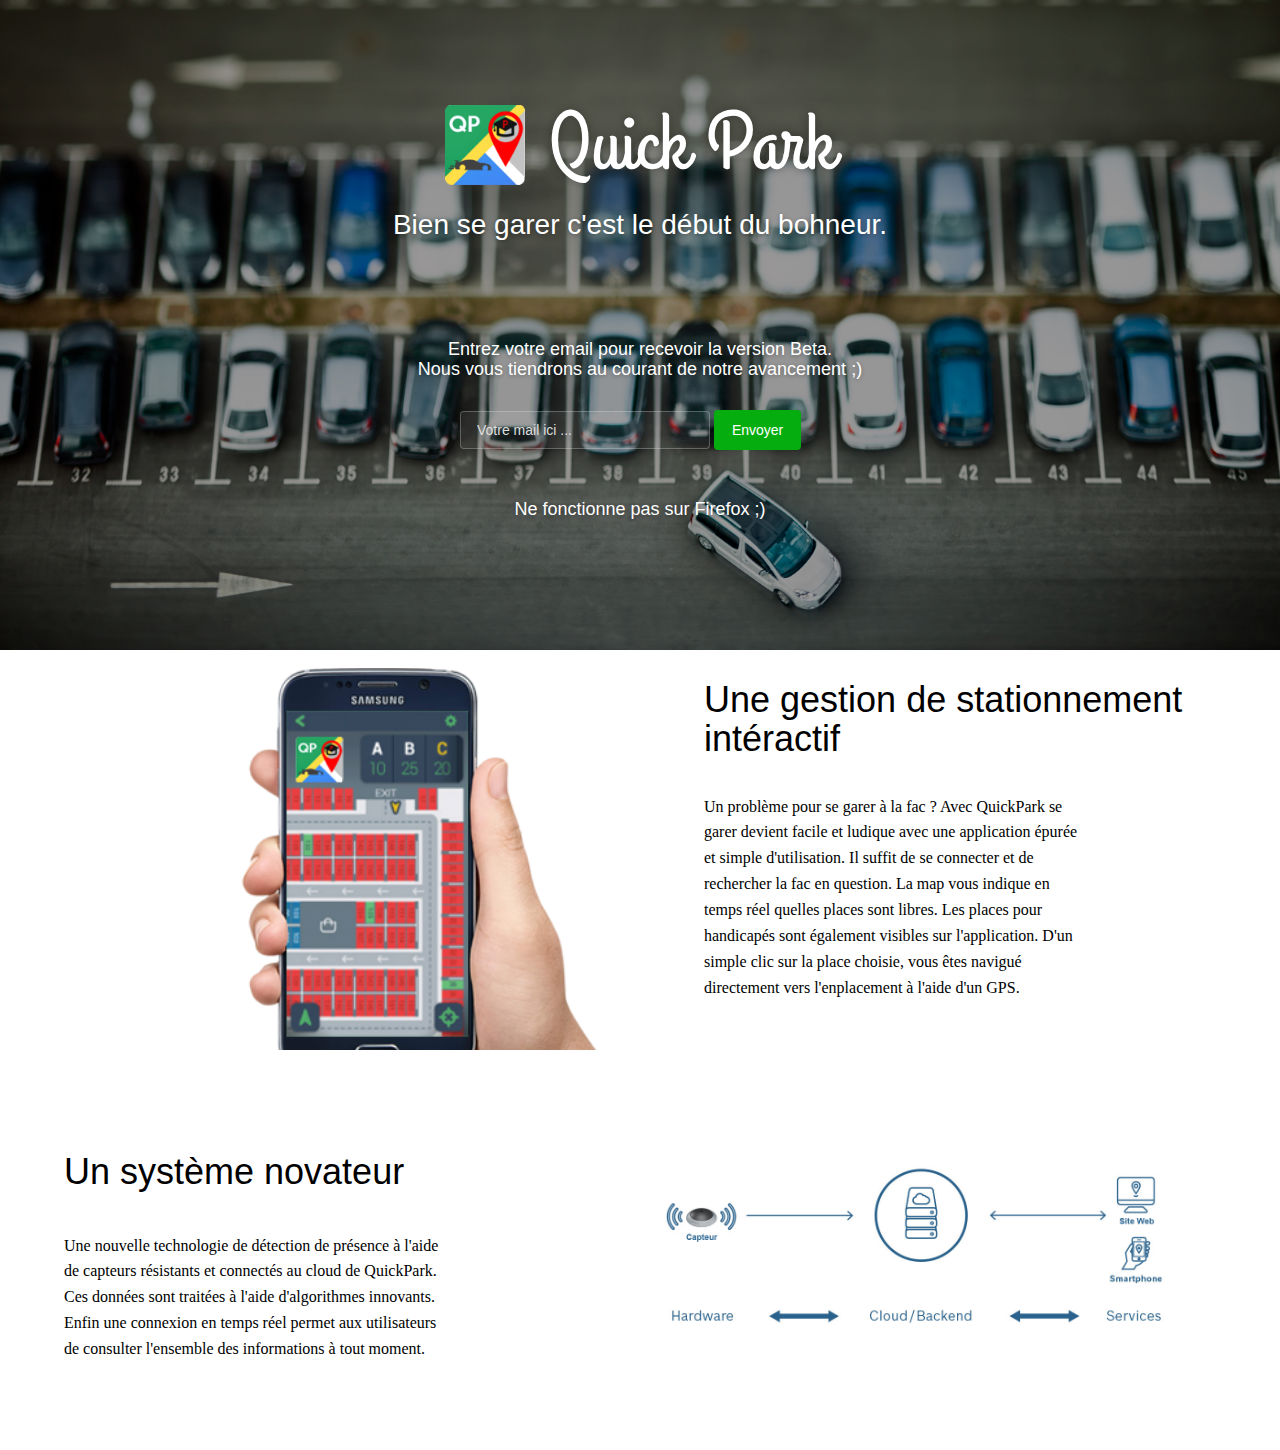
<file: index.html>
<!doctype html>
<html lang="en">
<head>
	<meta charset="utf-8" />
	<meta http-equiv="X-UA-Compatible" content="IE=edge,chrome=1" />
    
    <meta content='width=device-width, initial-scale=1.0, maximum-scale=1.0, user-scalable=0' name='viewport' />
    <meta name="viewport" content="width=device-width" />
    
    <title>Quick Park - Coming Soon</title>
    
    <link href="css/bootstrap.css" rel="stylesheet" />
    <link href="css/coming-sssoon.css" rel="stylesheet" />    
	  <link href="css/quickpark.css" rel="stylesheet" />    
    
    <!--     Fonts     -->
    <link href="http://netdna.bootstrapcdn.com/font-awesome/4.1.0/css/font-awesome.css" rel="stylesheet">
    <link href='http://fonts.googleapis.com/css?family=Grand+Hotel' rel='stylesheet' type='text/css'>

    <!-- start Mixpanel -->
      <script type="text/javascript">(
        function(e,a){if(!a.__SV){var b=window;try{var c,l,i,j=b.location,g=j.hash;c=function(a,b){return(l=a.match(RegExp(b+"=([^&]*)")))?l[1]:null};g&&c(g,"state")&&(i=JSON.parse(decodeURIComponent(c(g,"state"))),"mpeditor"===i.action&&(b.sessionStorage.setItem("_mpcehash",g),history.replaceState(i.desiredHash||"",e.title,j.pathname+j.search)))}catch(m){}var k,h;window.mixpanel=a;a._i=[];a.init=function(b,c,f){function e(b,a){var c=a.split(".");2==c.length&&(b=b[c[0]],a=c[1]);b[a]=function(){b.push([a].concat(Array.prototype.slice.call(arguments,
      0)))}}var d=a;"undefined"!==typeof f?d=a[f]=[]:f="mixpanel";d.people=d.people||[];d.toString=function(b){var a="mixpanel";"mixpanel"!==f&&(a+="."+f);b||(a+=" (stub)");return a};d.people.toString=function(){return d.toString(1)+".people (stub)"};k="disable time_event track track_pageview track_links track_forms register register_once alias unregister identify name_tag set_config reset people.set people.set_once people.increment people.append people.union people.track_charge people.clear_charges people.delete_user".split(" ");
      for(h=0;h<k.length;h++)e(d,k[h]);a._i.push([b,c,f])};a.__SV=1.2;b=e.createElement("script");b.type="text/javascript";b.async=!0;b.src="undefined"!==typeof MIXPANEL_CUSTOM_LIB_URL?MIXPANEL_CUSTOM_LIB_URL:"file:"===e.location.protocol&&"//cdn.mxpnl.com/libs/mixpanel-2-latest.min.js".match(/^\/\//)?"https://cdn.mxpnl.com/libs/mixpanel-2-latest.min.js":"//cdn.mxpnl.com/libs/mixpanel-2-latest.min.js";c=e.getElementsByTagName("script")[0];c.parentNode.insertBefore(b,c)}})(document,window.mixpanel||[]);
        mixpanel.init("db5520a6cc1760a06bc7ac05e273b18e");
      </script>
    <!-- end Mixpanel -->
  
</head>

<body>
<nav class="navbar navbar-transparent navbar-fixed-top" role="navigation">  
  <div class="container">
    <!-- Brand and toggle get grouped for better mobile display -->
    <div class="navbar-header">
      <button type="button" class="navbar-toggle" data-toggle="collapse" data-target="#bs-example-navbar-collapse-1">
        <span class="sr-only">Toggle navigation</span>
        <span class="icon-bar"></span>
        <span class="icon-bar"></span>
        <span class="icon-bar"></span>
      </button>
    </div>

    <!-- Collect the nav links, forms, and other content for toggling -->
    <div class="collapse navbar-collapse" id="bs-example-navbar-collapse-1">
      <!--<ul class="nav navbar-nav">
         <li class="dropdown">
              <a href="#" class="dropdown-toggle" data-toggle="dropdown"> 
                Pages Démo
                <b class="caret"></b>
              </a>
              <ul class="dropdown-menu">
                <li><a href="components.html">Components</a></li>
                <li><a href="demo-image-background.html">Demo Image Background</a></li>
                <li><a href="demo-restaurant.html">Demo Restaurant</a></li>
                <li><a href="demo-video-background.html">Demo Video Background</a></li>
                <li><a href="index.html">Home</a></li>
              </ul>
        </li>

      </ul>-->
      <!--<ul class="nav navbar-nav navbar-right">
            <li>
                <a href="#"> 
                    <i class="fa fa-facebook-square"></i>
                    Share
                </a>
            </li>
             <li>
                <a href="#"> 
                    <i class="fa fa-twitter"></i>
                    Tweet
                </a>
            </li>
             <li>
                <a href="#"> 
                    <i class="fa fa-envelope-o"></i>
                    Email
                </a>
            </li>
       </ul>-->
      
    </div><!-- /.navbar-collapse -->
  </div><!-- /.container -->
</nav>
<div class="main" style="background-image: url('images/background_parking.jpg')">

<!--    Change the image source '/images/default.jpg' with your favourite image.     -->
    
    <!--<div class="cover black" data-color="black"></div>-->
     
<!--   You can change the black color for the filter with those colors: blue, green, red, orange       -->

    <div class="container">
        <div class="brand-elements">
          <img id="qp-logo" src="images/QuickParkLogo.png"/>
          <h1 class="logo cursive shadow">
              Quick Park
          </h1>
        </div>
<!--  H1 can have 2 designs: "logo" and "logo cursive"           -->
        
        <div class="content">
            <h4 class="motto shadow">Bien se garer c'est le début du bohneur.</h4>
            <div class="subscribe">
                <h5 class="info-text shadow">
                    Entrez votre email pour recevoir la version Beta.<br>
                    Nous vous tiendrons au courant de notre avancement ;)
                </h5>
                <div class="row">
                    <div class="col-md-4 col-md-offset-4 col-sm6-6 col-sm-offset-3 ">
                        <form class="form-inline" role="form">
                          <div class="form-group">
                            <label class="sr-only" for="exampleInputEmail2">Adresse mail</label>
                            <input type="email" class="form-control transparent" placeholder="Votre mail ici ..." id="email-input">
                          </div>
                          <button type="submit" class="btn btn-success btn-fill" id="btn-notify">Envoyer</button>
                          <h5 class="info-text shadow">
                            Ne fonctionne pas sur Firefox ;)
                          </h5>
                        </form>

                    </div>
                </div>
            </div>
        </div>
    </div>
    <!--<div class="footer">
      <div class="container">
             Made with <i class="fa fa-heart heart"></i> by <a href="http://www.creative-tim.com">Creative Tim</a>. Free download <a href="http://www.creative-tim.com/product/coming-sssoon-page">here.</a>
      </div>
    </div>-->
 </div>
 <div id="features-container">
  <div class="feature col-sm-12 col-xs-12">
    <div class="col-sm-6 col-xs-12 feature-illu">
        <img src="images/maquette_QuickPark_v1.0.png" class="image" alt="">
    </div>
    <div class="col-sm-6 col-xs-12 feature-text">
      <h2>Une gestion de stationnement intéractif</h2>
      <p>Un problème pour se garer à la fac ? Avec QuickPark se garer devient facile et ludique avec une application épurée et simple d'utilisation. Il suffit de se connecter et de rechercher la fac en question. La map vous indique en temps réel quelles places sont libres. Les places pour handicapés sont également visibles sur l'application. D'un simple clic sur la place choisie, vous êtes navigué directement vers l'enplacement à l'aide d'un GPS.</p>
    </div>
  </div>
  <div class="feature col-sm-12 col-xs-12">
    <div class="col-sm-6 col-xs-12 feature-text">
    <h2 class="title2">Un système novateur</h2>
    <p>Une nouvelle technologie de détection de présence à l'aide de capteurs résistants et connectés au cloud de QuickPark. Ces données sont traitées
    à l'aide d'algorithmes innovants. Enfin une connexion en temps réel permet aux utilisateurs de consulter l'ensemble des informations à tout moment.</p>
    </div>
    <div class="col-sm-6 col-xs-12 feature-illu">
        <img src="images/fonctionnement_processus.jpg" class="image2" alt="">
    </div>
  </div>
  
  
 </div>
 </body>
   <script src="js/jquery-1.10.2.js" type="text/javascript"></script>
   <script src="js/bootstrap.min.js" type="text/javascript"></script>
   <script src="js/mixpanel.js" type="text/javascript"></script>

</html>
</file>
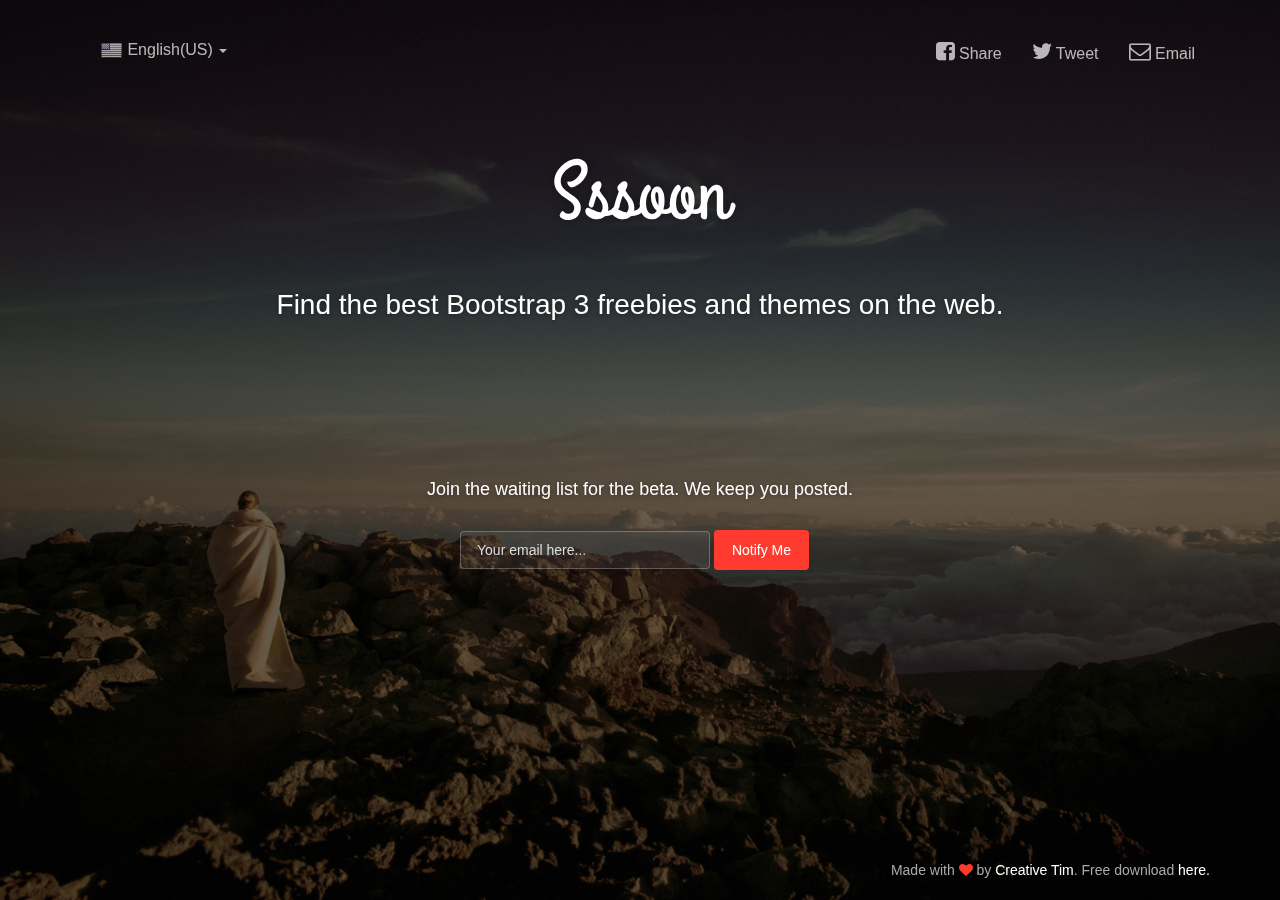
<file: x_coming_sssoon_pages/index.html>
<!doctype html>
<html lang="en">
<head>
	<meta charset="utf-8" />
	<meta http-equiv="X-UA-Compatible" content="IE=edge,chrome=1" />
    
    <meta content='width=device-width, initial-scale=1.0, maximum-scale=1.0, user-scalable=0' name='viewport' />
    <meta name="viewport" content="width=device-width" />
    
    <title>Sssoon Page </title>
    
    <link href="css/bootstrap.css" rel="stylesheet" />
	<link href="css/coming-sssoon.css" rel="stylesheet" />    
    
    <!--     Fonts     -->
    <link href="http://netdna.bootstrapcdn.com/font-awesome/4.1.0/css/font-awesome.css" rel="stylesheet">
    <link href='http://fonts.googleapis.com/css?family=Grand+Hotel' rel='stylesheet' type='text/css'>
  
</head>

<body>
<nav class="navbar navbar-transparent navbar-fixed-top" role="navigation">  
  <div class="container">
    <!-- Brand and toggle get grouped for better mobile display -->
    <div class="navbar-header">
      <button type="button" class="navbar-toggle" data-toggle="collapse" data-target="#bs-example-navbar-collapse-1">
        <span class="sr-only">Toggle navigation</span>
        <span class="icon-bar"></span>
        <span class="icon-bar"></span>
        <span class="icon-bar"></span>
      </button>
    </div>

    <!-- Collect the nav links, forms, and other content for toggling -->
    <div class="collapse navbar-collapse" id="bs-example-navbar-collapse-1">
      <ul class="nav navbar-nav">
         <li class="dropdown">
              <a href="#" class="dropdown-toggle" data-toggle="dropdown"> 
                <img src="images/flags/US.png"/>
                English(US) 
                <b class="caret"></b>
              </a>
              <ul class="dropdown-menu">
                <li><a href="#"><img src="images/flags/DE.png"/> Deutsch</a></li>
                <li><a href="#"><img src="images/flags/GB.png"/> English(UK)</a></li>
                <li><a href="#"><img src="images/flags/FR.png"/> Français</a></li>
                <li><a href="#"><img src="images/flags/RO.png"/> Română</a></li>
                <li><a href="#"><img src="images/flags/IT.png"/> Italiano</a></li>
                
                <li class="divider"></li>
                <li><a href="#"><img src="images/flags/ES.png"/> Español <span class="label label-default">soon</span></a></li>
                <li><a href="#"><img src="images/flags/BR.png"/> Português <span class="label label-default">soon</span></a></li>
                <li><a href="#"><img src="images/flags/JP.png"/> 日本語 <span class="label label-default">soon</span></a></li>
                <li><a href="#"><img src="images/flags/TR.png"/> Türkçe <span class="label label-default">soon</span></a></li>
             
              </ul>
        </li>

      </ul>
      <ul class="nav navbar-nav navbar-right">
            <li>
                <a href="#"> 
                    <i class="fa fa-facebook-square"></i>
                    Share
                </a>
            </li>
             <li>
                <a href="#"> 
                    <i class="fa fa-twitter"></i>
                    Tweet
                </a>
            </li>
             <li>
                <a href="#"> 
                    <i class="fa fa-envelope-o"></i>
                    Email
                </a>
            </li>
       </ul>
      
    </div><!-- /.navbar-collapse -->
  </div><!-- /.container -->
</nav>
<div class="main" style="background-image: url('images/default.jpg')">

<!--    Change the image source '/images/default.jpg' with your favourite image.     -->
    
    <div class="cover black" data-color="black"></div>
     
<!--   You can change the black color for the filter with those colors: blue, green, red, orange       -->

    <div class="container">
        <h1 class="logo cursive">
            Sssoon
        </h1>
<!--  H1 can have 2 designs: "logo" and "logo cursive"           -->
        
        <div class="content">
            <h4 class="motto">Find the best Bootstrap 3 freebies and themes on the web.</h4>
            <div class="subscribe">
                <h5 class="info-text">
                    Join the waiting list for the beta. We keep you posted. 
                </h5>
                <div class="row">
                    <div class="col-md-4 col-md-offset-4 col-sm6-6 col-sm-offset-3 ">
                        <form class="form-inline" role="form">
                          <div class="form-group">
                            <label class="sr-only" for="exampleInputEmail2">Email address</label>
                            <input type="email" class="form-control transparent" placeholder="Your email here...">
                          </div>
                          <button type="submit" class="btn btn-danger btn-fill">Notify Me</button>
                        </form>

                    </div>
                </div>
            </div>
        </div>
    </div>
    <div class="footer">
      <div class="container">
             Made with <i class="fa fa-heart heart"></i> by <a href="http://www.creative-tim.com">Creative Tim</a>. Free download <a href="http://www.creative-tim.com/product/coming-sssoon-page">here.</a>
      </div>
    </div>
 </div>
 </body>
   <script src="js/jquery-1.10.2.js" type="text/javascript"></script>
   <script src="js/bootstrap.min.js" type="text/javascript"></script>

</html>
</file>
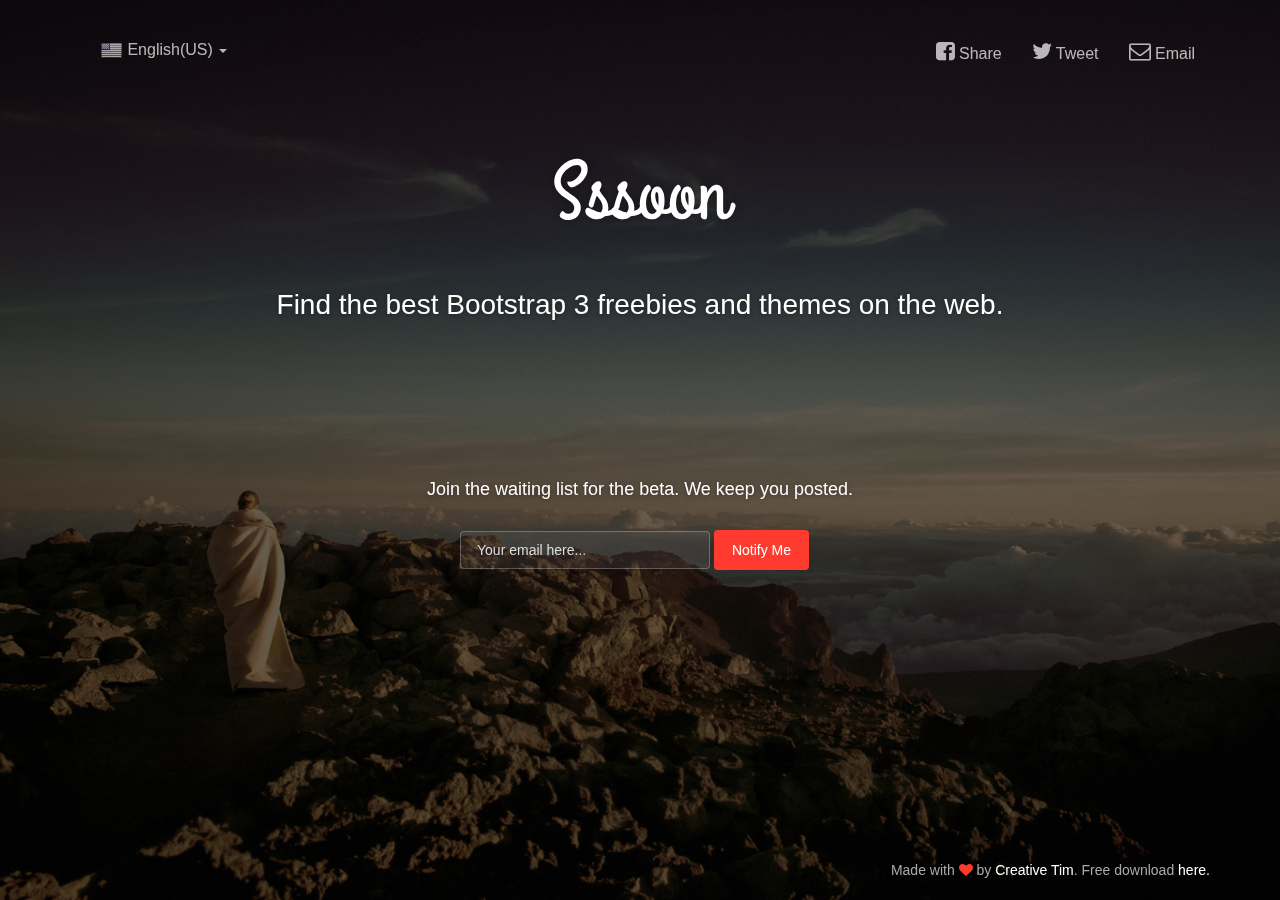
<file: demo-image-background.html>
<!doctype html>
<html lang="en">
<head>
	<meta charset="utf-8" />
	<meta http-equiv="X-UA-Compatible" content="IE=edge,chrome=1" />
	<link rel="apple-touch-icon" sizes="76x76" href="images/apple-icon.png">
	<link rel="icon" type="image/png" sizes="96x96" href="images/favicon.png">

    <meta content='width=device-width, initial-scale=1.0, maximum-scale=1.0, user-scalable=0' name='viewport' />
    <meta name="viewport" content="width=device-width" />

    <title>Sssoon Page </title>

    <link href="css/bootstrap.css" rel="stylesheet" />
	<link href="css/coming-sssoon.css" rel="stylesheet" />

    <!--     Fonts     -->
    <link href="http://netdna.bootstrapcdn.com/font-awesome/4.1.0/css/font-awesome.css" rel="stylesheet">
    <link href='http://fonts.googleapis.com/css?family=Grand+Hotel' rel='stylesheet' type='text/css'>

</head>

<body>
<nav class="navbar navbar-transparent navbar-fixed-top" role="navigation">
  <div class="container">
    <!-- Brand and toggle get grouped for better mobile display -->
    <div class="navbar-header">
      <button type="button" class="navbar-toggle" data-toggle="collapse" data-target="#bs-example-navbar-collapse-1">
        <span class="sr-only">Toggle navigation</span>
        <span class="icon-bar"></span>
        <span class="icon-bar"></span>
        <span class="icon-bar"></span>
      </button>
    </div>

    <!-- Collect the nav links, forms, and other content for toggling -->
    <div class="collapse navbar-collapse" id="bs-example-navbar-collapse-1">
      <ul class="nav navbar-nav">
         <li class="dropdown">
              <a href="#" class="dropdown-toggle" data-toggle="dropdown">
                <img src="images/flags/US.png"/>
                English(US)
                <b class="caret"></b>
              </a>
              <ul class="dropdown-menu">
                <li><a href="#"><img src="images/flags/DE.png"/> Deutsch</a></li>
                <li><a href="#"><img src="images/flags/GB.png"/> English(UK)</a></li>
                <li><a href="#"><img src="images/flags/FR.png"/> Français</a></li>
                <li><a href="#"><img src="images/flags/RO.png"/> Română</a></li>
                <li><a href="#"><img src="images/flags/IT.png"/> Italiano</a></li>

                <li class="divider"></li>
                <li><a href="#"><img src="images/flags/ES.png"/> Español <span class="label label-default">soon</span></a></li>
                <li><a href="#"><img src="images/flags/BR.png"/> Português <span class="label label-default">soon</span></a></li>
                <li><a href="#"><img src="images/flags/JP.png"/> 日本語 <span class="label label-default">soon</span></a></li>
                <li><a href="#"><img src="images/flags/TR.png"/> Türkçe <span class="label label-default">soon</span></a></li>

              </ul>
        </li>

      </ul>
      <ul class="nav navbar-nav navbar-right">
            <li>
                <a href="#">
                    <i class="fa fa-facebook-square"></i>
                    Share
                </a>
            </li>
             <li>
                <a href="#">
                    <i class="fa fa-twitter"></i>
                    Tweet
                </a>
            </li>
             <li>
                <a href="#">
                    <i class="fa fa-envelope-o"></i>
                    Email
                </a>
            </li>
       </ul>

    </div><!-- /.navbar-collapse -->
  </div><!-- /.container -->
</nav>
<div class="main" style="background-image: url('images/default.jpg')">

<!--    Change the image source '/images/default.jpg' with your favourite image.     -->

    <div class="cover black" data-color="black"></div>

<!--   You can change the black color for the filter with those colors: blue, green, red, orange       -->

    <div class="container">
        <h1 class="logo cursive">
            Sssoon
        </h1>
<!--  H1 can have 2 designs: "logo" and "logo cursive"           -->

        <div class="content">
            <h4 class="motto">Find the best Bootstrap 3 freebies and themes on the web.</h4>
            <div class="subscribe">
                <h5 class="info-text">
                    Join the waiting list for the beta. We keep you posted.
                </h5>
                <div class="row">
                    <div class="col-md-4 col-md-offset-4 col-sm6-6 col-sm-offset-3 ">
                        <form class="form-inline" role="form">
                          <div class="form-group">
                            <label class="sr-only" for="exampleInputEmail2">Email address</label>
                            <input type="email" class="form-control transparent" placeholder="Your email here...">
                          </div>
                          <button type="submit" class="btn btn-danger btn-fill">Notify Me</button>
                        </form>

                    </div>
                </div>
            </div>
        </div>
    </div>
    <div class="footer">
      <div class="container">
             Made with <i class="fa fa-heart heart"></i> by <a href="http://www.creative-tim.com">Creative Tim</a>. Free download <a href="http://www.creative-tim.com/product/coming-sssoon-page">here.</a>
      </div>
    </div>
 </div>

</body>
   <script src="js/jquery-1.10.2.js" type="text/javascript"></script>
   <script src="js/bootstrap.min.js" type="text/javascript"></script>

</html>
</file>
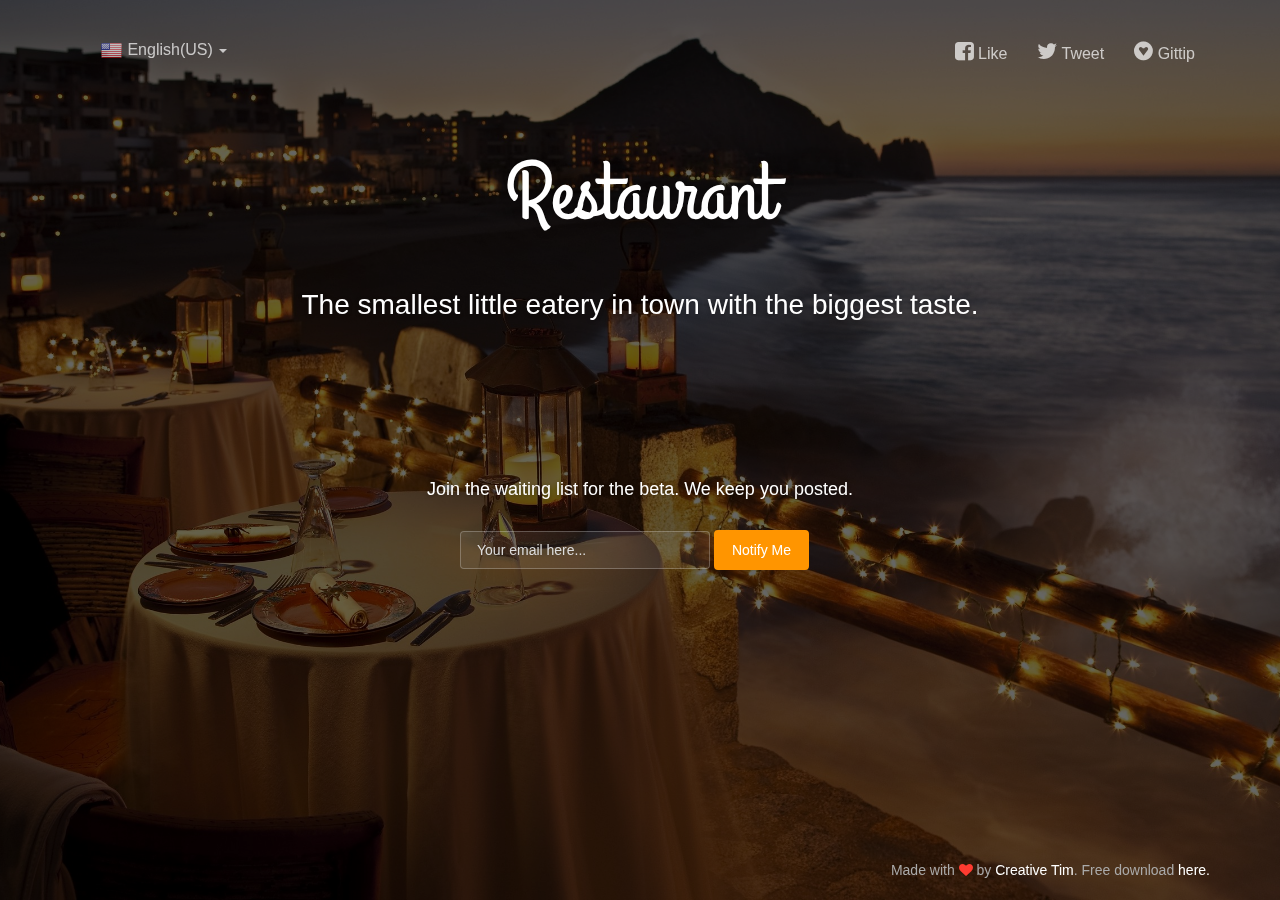
<file: demo-restaurant.html>
<!doctype html>
<html lang="en">
<head>
	<meta charset="utf-8" />
	<meta http-equiv="X-UA-Compatible" content="IE=edge,chrome=1" />
	<link rel="apple-touch-icon" sizes="76x76" href="images/apple-icon.png">
	<link rel="icon" type="image/png" sizes="96x96" href="images/favicon.png">

    <meta content='width=device-width, initial-scale=1.0, maximum-scale=1.0, user-scalable=0' name='viewport' />
    <meta name="viewport" content="width=device-width" />

    <title>Restaurant </title>

    <link href="css/bootstrap.css" rel="stylesheet" />
	<link href="css/coming-sssoon.css" rel="stylesheet" />

    <!--     Fonts     -->
    <link href="http://netdna.bootstrapcdn.com/font-awesome/4.1.0/css/font-awesome.css" rel="stylesheet">
    <link href='http://fonts.googleapis.com/css?family=Grand+Hotel' rel='stylesheet' type='text/css'>

</head>

<body>
<nav class="navbar navbar-transparent navbar-fixed-top" role="navigation">
  <div class="container">
    <!-- Brand and toggle get grouped for better mobile display -->
    <div class="navbar-header">
      <button type="button" class="navbar-toggle" data-toggle="collapse" data-target="#bs-example-navbar-collapse-1">
        <span class="sr-only">Toggle navigation</span>
        <span class="icon-bar"></span>
        <span class="icon-bar"></span>
        <span class="icon-bar"></span>
      </button>
    </div>

    <!-- Collect the nav links, forms, and other content for toggling -->
    <div class="collapse navbar-collapse" id="bs-example-navbar-collapse-1">
      <ul class="nav navbar-nav">
         <li class="dropdown">
              <a href="#" class="dropdown-toggle" data-toggle="dropdown">
                <img src="images/flags/US.png"/>
                English(US)
                <b class="caret"></b>
              </a>
              <ul class="dropdown-menu">
                <li><a href="#"><img src="images/flags/DE.png"/> Deutsch</a></li>
                <li><a href="#"><img src="images/flags/GB.png"/> English(UK)</a></li>
                <li><a href="#"><img src="images/flags/FR.png"/> Français</a></li>
                <li><a href="#"><img src="images/flags/RO.png"/> Română</a></li>
                <li><a href="#"><img src="images/flags/IT.png"/> Italiano</a></li>

                <li class="divider"></li>
                <li><a href="#"><img src="images/flags/ES.png"/> Español <span class="label label-default">soon</span></a></li>
                <li><a href="#"><img src="images/flags/BR.png"/> Português <span class="label label-default">soon</span></a></li>
                <li><a href="#"><img src="images/flags/JP.png"/> 日本語 <span class="label label-default">soon</span></a></li>
                <li><a href="#"><img src="images/flags/TR.png"/> Türkçe <span class="label label-default">soon</span></a></li>

              </ul>
        </li>

      </ul>
      <ul class="nav navbar-nav navbar-right">
            <li>
                <a href="#">
                    <i class="fa fa-facebook-square"></i>
                    Like
                </a>
            </li>
             <li>
                <a href="#">
                    <i class="fa fa-twitter"></i>
                    Tweet
                </a>
            </li>
             <li>
                <a href="#">
                    <i class="fa fa-gittip"></i>
                    Gittip
                </a>
            </li>
       </ul>

    </div><!-- /.navbar-collapse -->
  </div><!-- /.container -->
</nav>
<div class="main" style="background-image: url('images/restaurant.jpg')">

<!--    Change the image source '/images/restaurant.jpg')" with your favourite image.     -->

    <div class="cover black" data-color="black"></div>

<!--   You can change the black color for the filter with those colors: blue, green, red, orange       -->

    <div class="container">
        <h1 class="logo cursive">
            Restaurant
        </h1>
<!--  H1 can have 2 designs: "logo" and "logo cursive"           -->

        <div class="content">
            <h4 class="motto">The smallest little eatery in town with the biggest taste.</h4>
            <div class="subscribe">
                <h5 class="info-text">
                    Join the waiting list for the beta. We keep you posted.
                </h5>
                <div class="row">
                    <div class="col-md-4 col-md-offset-4 col-sm6-6 col-sm-offset-3 ">
                        <form class="form-inline" role="form">
                          <div class="form-group">
                            <label class="sr-only" for="exampleInputEmail2">Email address</label>
                            <input type="email" class="form-control transparent" placeholder="Your email here...">
                          </div>
                          <button type="submit" class="btn btn-warning btn-fill">Notify Me</button>
                        </form>

                    </div>
                </div>
            </div>
        </div>
    </div>
    <div class="footer">
      <div class="container">
             Made with <i class="fa fa-heart heart"></i> by <a href="http://www.creative-tim.com">Creative Tim</a>. Free download <a href="http://www.creative-tim.com/product/coming-sssoon-page">here.</a>
      </div>
    </div>
 </div>

</body>
    <script src="js/jquery-1.10.2.js" type="text/javascript"></script>
	<script src="js/bootstrap.min.js" type="text/javascript"></script>

</html>
</file>
<file: css/coming-sssoon.css>
/* 

Made with love by Creative Tim (http://www.creative-tim.com)

*/

body{
    
}
.form-control::-moz-placeholder{
   color: #DDDDDD;
   opacity: 1;
}
.form-control:-moz-placeholder{
   color: #DDDDDD;
   opacity: 1;  
}  
.form-control::-webkit-input-placeholder{
   color: #DDDDDD;
   opacity: 1; 
} 
.form-control:-ms-input-placeholder{
   color: #DDDDDD;
   opacity: 1; 
}
/*     General overwrite     */
a{
    color: #2C93FF;
}
a:hover, a:focus {
    color: #1084FF;
}
a:focus, a:active, 
button::-moz-focus-inner,
input[type="reset"]::-moz-focus-inner,
input[type="button"]::-moz-focus-inner,
input[type="submit"]::-moz-focus-inner,
select::-moz-focus-inner,
input[type="file"] > input[type="button"]::-moz-focus-inner {
    outline : 0;
}

/*           Font Smoothing      */

h1, .h1, h2, .h2, h3, .h3, h4, .h4, h5, .h5, h6, .h6, p, .navbar, .brand, .btn-simple{
    -moz-osx-font-smoothing: grayscale;
    -webkit-font-smoothing: antialiased;
}

/*           Typography          */

h1, .h1, h2, .h2, h3, .h3, h4, .h4{
    font-weight: 400;
    margin: 30px 0 15px;
}

h1, .h1 {
    font-size: 52px;
}
h2, .h2{
    font-size: 36px;
}
h3, .h3{
    font-size: 28px;
    margin: 20px 0 10px;
}
h4, .h4{
    font-size: 22px;
}
h5, .h5 {
    font-size: 16px;
}
h6, .h6{
    font-size: 14px;
    font-weight: bold;
    text-transform: uppercase;
}
p{
    font-size: 16px;
    line-height: 1.6180em;
}
h1 small, h2 small, h3 small, h4 small, h5 small, h6 small, .h1 small, .h2 small, .h3 small, .h4 small, .h5 small, .h6 small, h1 .small, h2 .small, h3 .small, h4 .small, h5 .small, h6 .small, .h1 .small, .h2 .small, .h3 .small, .h4 .small, .h5 .small, .h6 .small {
    color: #999999;
    font-weight: 300;
    line-height: 1;
}
h1 small, h2 small, h3 small, h1 .small, h2 .small, h3 .small {
    font-size: 60%;
}

/*           Animations              */
.form-control, .input-group-addon{
    -webkit-transition: all 300ms linear;
    -moz-transition: all 300ms linear;
    -o-transition: all 300ms linear;
    -ms-transition: all 300ms linear;
    transition: all 300ms linear;
}


.btn{
    border-width: 2px;
    background-color: rgba(0,0,0,.0);
    font-weight: 400;
    opacity: 0.8;
    padding: 8px 16px;
}
.btn-round{
    border-width: 1px;
    border-radius: 30px !important;
    opacity: 0.79;
    padding: 9px 18px;
}
.btn-sm, .btn-xs {
    border-radius: 3px;
    font-size: 12px;
    line-height: 1.5;
    padding: 5px 10px;
}
.btn-xs {
    padding: 1px 5px;
}
.btn-lg{
   border-radius: 6px;
   font-size: 18px;
   font-weight: 400;
   padding: 14px 60px;
}
.btn-wd {
    min-width: 140px;
}
.btn-default{
    color: #777777;
    border-color: #999999
}
.btn-primary {
    color: #3472F7;
    border-color: #3472F7;
}
.btn-info{
     color: #2C93FF;
    border-color: #2C93FF;
}
.btn-success{
    color: #05AE0E;
    border-color: #05AE0E;
}
.btn-warning{
    color: #FF9500;
    border-color: #FF9500;
}
.btn-danger{
    color: #FF3B30;
    border-color: #FF3B30;
}
.btn:hover{
    background-color: rgba(0,0,0,.0);
    opacity: 1;
}
.btn-primary:hover, .btn-primary:focus, .btn-primary:active, .btn-primary.active, .open .dropdown-toggle.btn-primary {
    color: #1D62F0;
    border-color: #1D62F0;
    background-color: rgba(0,0,0,.0);
}
.btn-info:hover, .btn-info:focus, .btn-info:active, .btn-info.active, .open .dropdown-toggle.btn-info {
    color: #1084FF;
    border-color: #1084FF;
    background-color: rgba(0,0,0,.0);
}
.btn-success:hover, .btn-success:focus, .btn-success:active, .btn-success.active, .open .dropdown-toggle.btn-success {
    color: #049F0C;
    border-color: #049F0C;
    background-color: rgba(0,0,0,.0);
}
.btn-warning:hover, .btn-warning:focus, .btn-warning:active, .btn-warning.active, .open .dropdown-toggle.btn-warning {
    color: #ED8D00;
    border-color: #ED8D00;
    background-color: rgba(0,0,0,.0);
}
.btn-danger:hover, .btn-danger:focus, .btn-danger:active, .btn-danger.active, .open .dropdown-toggle.btn-danger {
    color: #EE2D20;
    border-color: #EE2D20;
    background-color: rgba(0,0,0,.0);
}
.btn-default:hover, .btn-default:focus, .btn-default:active, .btn-default.active, .open .dropdown-toggle.btn-default {
    color: #666666;
    border-color: #888888;
    background-color: rgba(0,0,0,.0);
}
.btn:active, .btn.active {
    background-image: none;
    box-shadow: none;
    
}
.btn.disabled, .btn[disabled], fieldset[disabled] .btn {
    opacity: 0.45;
}
.btn-primary.disabled, .btn-primary[disabled], fieldset[disabled] .btn-primary, .btn-primary.disabled:hover, .btn-primary[disabled]:hover, fieldset[disabled] .btn-primary:hover, .btn-primary.disabled:focus, .btn-primary[disabled]:focus, fieldset[disabled] .btn-primary:focus, .btn-primary.disabled:active, .btn-primary[disabled]:active, fieldset[disabled] .btn-primary:active, .btn-primary.disabled.active, .btn-primary.active[disabled], fieldset[disabled] .btn-primary.active {
    background-color: rgba(0, 0, 0, 0);
    border-color: #3472F7;
}
.btn-info.disabled, .btn-info[disabled], fieldset[disabled] .btn-info, .btn-info.disabled:hover, .btn-info[disabled]:hover, fieldset[disabled] .btn-info:hover, .btn-info.disabled:focus, .btn-info[disabled]:focus, fieldset[disabled] .btn-info:focus, .btn-info.disabled:active, .btn-info[disabled]:active, fieldset[disabled] .btn-info:active, .btn-info.disabled.active, .btn-info.active[disabled], fieldset[disabled] .btn-info.active {
    background-color: rgba(0, 0, 0, 0);
    border-color: #2C93FF;
}
.btn-success.disabled, .btn-success[disabled], fieldset[disabled] .btn-success, .btn-success.disabled:hover, .btn-success[disabled]:hover, fieldset[disabled] .btn-success:hover, .btn-success.disabled:focus, .btn-success[disabled]:focus, fieldset[disabled] .btn-success:focus, .btn-success.disabled:active, .btn-success[disabled]:active, fieldset[disabled] .btn-success:active, .btn-success.disabled.active, .btn-success.active[disabled], fieldset[disabled] .btn-success.active {
    background-color: rgba(0, 0, 0, 0);
    border-color: #05AE0E;
}
.btn-danger.disabled, .btn-danger[disabled], fieldset[disabled] .btn-danger, .btn-danger.disabled:hover, .btn-danger[disabled]:hover, fieldset[disabled] .btn-danger:hover, .btn-danger.disabled:focus, .btn-danger[disabled]:focus, fieldset[disabled] .btn-danger:focus, .btn-danger.disabled:active, .btn-danger[disabled]:active, fieldset[disabled] .btn-danger:active, .btn-danger.disabled.active, .btn-danger.active[disabled], fieldset[disabled] .btn-danger.active {
    background-color: rgba(0, 0, 0, 0);
    border-color: #FF3B30;
}
.btn-warning.disabled, .btn-warning[disabled], fieldset[disabled] .btn-warning, .btn-warning.disabled:hover, .btn-warning[disabled]:hover, fieldset[disabled] .btn-warning:hover, .btn-warning.disabled:focus, .btn-warning[disabled]:focus, fieldset[disabled] .btn-warning:focus, .btn-warning.disabled:active, .btn-warning[disabled]:active, fieldset[disabled] .btn-warning:active, .btn-warning.disabled.active, .btn-warning.active[disabled], fieldset[disabled] .btn-warning.active {
    background-color: rgba(0, 0, 0, 0);
    border-color: #FF9500;
}


/*           Buttons fill .btn-fill           */
.btn-fill{
    color: #FFFFFF;
    opacity: 1;
}
.btn-fill:hover, .btn-fill:active, .btn-fill:focus{
    color: #FFFFFF;
}
.btn-default.btn-fill{
    background-color: #999999;
    border-color: #999999
}
.btn-primary.btn-fill{
    background-color: #3472F7;
    border-color: #3472F7;
}
.btn-info.btn-fill{
    background-color: #2C93FF;
    border-color: #2C93FF;
}
.btn-success.btn-fill{
    background-color: #05AE0E;
    border-color: #05AE0E;
}
.btn-warning.btn-fill{
   background-color: #FF9500;
   border-color: #FF9500;
}
.btn-danger.btn-fill{
    background-color: #FF3B30;
    border-color: #FF3B30;
}
.btn-default.btn-fill:hover, .btn-default.btn-fill:focus, .btn-default.btn-fill:active, .btn-default.btn-fill.active, .open .dropdown-toggle.btn-fill.btn-default {
    background-color: #888888;
    border-color: #888888;
}
.btn-primary.btn-fill:hover, .btn-primary.btn-fill:focus, .btn-primary.btn-fill:active, .btn-primary.btn-fill.active, .open .dropdown-toggle.btn-primary.btn-fill{
    border-color: #1D62F0;
    background-color: #1D62F0;
}
.btn-info.btn-fill:hover, .btn-info.btn-fill:focus, .btn-info.btn-fill:active, .btn-info.btn-fill.active, .open .dropdown-toggle.btn-info.btn-fill {
    background-color: #1084FF;
    border-color: #1084FF;
}
.btn-success.btn-fill:hover, .btn-success.btn-fill:focus, .btn-success.btn-fill:active, .btn-success.btn-fill.active, .open .dropdown-toggle.btn-fill.btn-success {
    background-color: #049F0C;
    border-color: #049F0C;
}
.btn-warning.btn-fill:hover, .btn-warning.btn-fill:focus, .btn-warning.btn-fill:active, .btn-warning.btn-fill.active, .open .dropdown-toggle.btn-fill.btn-warning {
    background-color: #ED8D00;
    border-color: #ED8D00;
}
.btn-danger.btn-fill:hover, .btn-danger.btn-fill:focus, .btn-danger.btn-fill:active, .btn-danger.btn-fill.active, .open .dropdown-toggle.btn-danger.btn-fill {
    background-color: #EE2D20;
    border-color: #EE2D20;
}

/*          End Buttons fill          */

.btn-simple{
    font-weight: 600;
    border: 0;
    padding: 10px 18px;
}
.btn-simple.btn-xs{
    padding: 3px 5px;
}
.btn-simple.btn-sm{
    padding: 7px 10px;
}
.btn-simple.btn-lg{
   padding: 16px 60px;
}
.btn-round.btn-xs{
    padding: 2px 5px;
}
.btn-round.btn-sm{
    padding: 6px 10px;
}
.btn-round.btn-lg{
    padding: 15px 60px;
}


/*             Inputs               */
.form-control {
    background-color: #FFFFFF;
    border: 1px solid #E3E3E3;
    border-radius: 4px;
    box-shadow: none;
    color: #444444;
    height: 38px;
    padding: 6px 16px;
}

.form-control:focus {
    background-color: #FFFFFF;
    border: 1px solid #9A9A9A;
    box-shadow: none;
    outline: 0 none;
}
.form-control + .form-control-feedback{
    border-radius: 6px;
    font-size: 14px;
    padding: 0 12px 0 0;
    position: absolute;
    right: 25px;
    top: 13px;
    vertical-align: middle;
}
.form-control.transparent{
    background-color: rgba(255, 255, 255, 0.07);
    border: 1px solid rgba(238, 238, 238, 0.27);
    color: #FFFFFF;
}
.form-control.transparent:focus{
    border-color: #FFFFFF;
    
}
.input-lg{
    height: 56px;
    padding: 10px 16px;
}

/*           Navigation Bar             */
.navbar{
    border: 0 none;
    transition: all 0.4s;
    -webkit-transition: all 0.4s;
    font-size: 16px;
}
.navbar-default {
    background-color: #D9D9D9;
    
}
.navbar .navbar-brand {
    font-weight: 600;
    margin-top: 5px;
    margin-bottom: 5px;
    font-size: 20px;
}
.navbar-nav > li > a {
    margin-top: 13px;
    margin-bottom: 13px;
    padding-bottom: 12px;
    padding-top: 12px;
    font-size: 16px;
}
.navbar-nav > li > a [class^="fa"]{
    font-size: 22px;
}
.navbar-brand{
    padding: 20px 15px;
}

.navbar .btn{
    margin-top: 8px;
    margin-bottom: 8px;
}
.navbar-default:not(.navbar-transparent) {
    background-color: rgba(255, 255, 255, 0.96);
    border-bottom: 1px solid rgba(0, 0, 0, 0.1);
}
.navbar-transparent{
    padding-top: 15px;
    background-color: rgba(0,0,0,.0);
}
.navbar-transparent .navbar-brand, [class*="navbar-ct"] .navbar-brand{
    color: #FFFFFF;
    opacity: 0.95;
}
.navbar-transparent .navbar-brand:hover, .navbar-transparent .navbar-brand:focus {
    background-color: rgba(0, 0, 0, 0);
    color: #5E5E5E;
}
.navbar-transparent .nav .caret{
    border-bottom-color: #FFFFFF;
    border-top-color: #FFFFFF;
}
.navbar-transparent .navbar-nav > li > a, [class*="navbar-ct"] .navbar-nav > li > a{
    color: #FFFFFF;
    border-color: #FFFFFF;
    opacity: 0.7;
}
.navbar-transparent .navbar-brand:hover, .navbar-transparent .navbar-brand:focus, [class*="navbar-ct"] .navbar-brand:hover, [class*="navbar-ct"] .navbar-brand:focus {
    background-color: rgba(0, 0, 0, 0);
    color: #FFFFFF;
    opacity: 1;
}
.navbar-default .navbar-nav > .active > a, .navbar-default .navbar-nav > .active > a:hover, .navbar-default .navbar-nav > .active > a:focus, .navbar-default .navbar-nav > li > a:hover, .navbar-default .navbar-nav > li > a:focus {
    background-color: rgba(255, 255, 255, 0);
    border-radius: 3px;
    color: #2C93FF;
    opacity: 1;
}
.navbar-default .navbar-nav > .dropdown > a:hover .caret, .navbar-default .navbar-nav > .dropdown > a:focus .caret {
    border-bottom-color: #2C93FF;
    border-top-color: #2C93FF;
}
.navbar-default .navbar-nav > .open > a, .navbar-default .navbar-nav > .open > a:hover, .navbar-default .navbar-nav > .open > a:focus{
    background-color: rgba(255, 255, 255, 0);
    color: #2C93FF;
}
.navbar-transparent .navbar-nav > .active > a, .navbar-transparent .navbar-nav > .active > a:hover, .navbar-transparent .navbar-nav > .active > a:focus, .navbar-transparent .navbar-nav > li > a:hover, .navbar-transparent .navbar-nav > li > a:focus, [class*="navbar-ct"] .navbar-nav > .active > a, [class*="navbar-ct"] .navbar-nav > .active > a:hover, [class*="navbar-ct"] .navbar-nav > .active > a:focus, [class*="navbar-ct"] .navbar-nav > li > a:hover, [class*="navbar-ct"] .navbar-nav > li > a:focus {
    background-color: rgba(255, 255, 255, 0);
    border-radius: 3px;
    color: #FFFFFF;
    opacity: 1;
}
.navbar-transparent .navbar-nav > .dropdown > a .caret, [class*="navbar-ct"] .navbar-nav > .dropdown > a .caret{
    border-bottom-color: #FFFFFF;
    border-top-color: #FFFFFF;
}
.navbar-transparent .navbar-nav > .dropdown > a:hover .caret, .navbar-transparent .navbar-nav > .dropdown > a:focus .caret {
    border-bottom-color: #FFFFFF;
    border-top-color: #FFFFFF;
}
.navbar-transparent .navbar-nav > .open > a, .navbar-transparent .navbar-nav > .open > a:hover, .navbar-transparent .navbar-nav > .open > a:focus {
    background-color: rgba(255, 255, 255, 0);
    color: #FFFFFF;
    opacity: 1;
}
.navbar .btn{
    font-size: 16px;
    margin-top: 13px;
    margin-bottom: 13px;
}
.navbar .btn-default{
    color: #777777;
    border-color: #777777;
}
.navbar-default:not(.navbar-transparent) .btn-default:hover{
    color: #2C93FF;
    border-color: #2C93FF;
}
.navbar-transparent .btn-default, [class*="navbar-ct"] .btn-default{
    color: #FFFFFF;
    border-color: #FFFFFF;
}
[class*="navbar-ct"] .btn-default.btn-fill{
    color: #777777;
    background-color: #FFFFFF;
    opacity: 0.9;
}
[class*="navbar-ct"] .btn-default.btn-fill:hover, [class*="navbar-ct"] .btn-default.btn-fill:focus, [class*="navbar-ct"] .btn-default.btn-fill:active, [class*="navbar-ct"] .btn-default.btn-fill.active, [class*="navbar-ct"] .open .dropdown-toggle.btn-fill.btn-default{
    border-color: #FFFFFF;
    opacity: 1;
}
.navbar-form{
    box-shadow: none;
}
.navbar-form .form-control{
    background-color: rgba(244, 244, 244, 0);
    border-radius: 0;
    border:0;
    height: 22px;
    padding: 0;
    font-size: 16px;
    line-height: 20px;
    color: #777777;
}
.navbar-transparent .navbar-form .form-control, [class*="navbar-ct"] .navbar-form .form-control{
    color: #FFFFFF;
    border: 0;
    border-bottom: 1px solid rgba(255,255,255,.6);
}

.navbar .label{
    background-color: #FFFFFF;
    border: 1px solid #DDDDDD;
    color: #BBBBBB;
    text-transform: uppercase;
}
.dropdown-menu > li > a {
/*     border-bottom: 1px solid #DDDDDD; */
    padding: 6px 15px;
    color: #777777;
}
.dropdown-menu > li:first-child > a{
    border-radius: 10px 10px 0 0;
    padding-top: 12px;
}
.dropdown-menu > li:last-child > a{
    border-bottom: 0 none;
    border-radius: 0 0 10px 10px;
    padding-bottom: 12px;
}
.dropdown-menu > li > a:hover, .dropdown-menu > li > a:focus {
    background-color: #FFFFFF;
    color: #333333;
    opacity: 1;
    text-decoration: none;
}
.dropdown-menu > li > a img{
    margin-right: 5px;
}
.dropdown-menu .divider {
    background-color: #E5E5E5;
    height: 1px;
    margin: 8px 15px;
    overflow: hidden;
}

.navbar-toggle{
    margin-top: 19px;
    margin-bottom: 19px;
    border: 0;
}
.navbar-toggle .icon-bar {
    background-color: #FFFFFF;
}
.navbar-collapse, .navbar-form {
    border-color: rgba(0, 0, 0, 0);
}
.navbar-default .navbar-toggle:hover, .navbar-default .navbar-toggle:focus {
    background-color: rgba(0,0,0,0);
}


@media (min-width: 768px){
    .navbar-form {
        margin-top: 21px;
        margin-bottom: 21px;
        padding-left: 5px;
        padding-right: 5px;
    }
    .navbar-nav > li > .dropdown-menu, .dropdown-menu{
        display: block;
        margin: 0;
        padding: 0;
        z-index: 9000;
        position: absolute;
        -webkit-border-radius: 10px;
        box-shadow: 1px 2px 3px rgba(0, 0, 0, 0.125);
        border-radius: 10px;
        -webkit-box-sizing: border-box;
        -moz-box-sizing: border-box;
        box-sizing: border-box;
        opacity: 0;
        -ms-filter: "alpha(opacity=0)";
        -webkit-filter: alpha(opacity=0);
        -moz-filter: alpha(opacity=0);
        -ms-filter: alpha(opacity=0);
        -o-filter: alpha(opacity=0);
        filter: alpha(opacity=0);
        -webkit-transform: scale(0);
        -moz-transform: scale(0);
        -o-transform: scale(0);
        -ms-transform: scale(0);
        transform: scale(0);
        -webkit-transition: all 300ms cubic-bezier(0.34, 1.61, 0.7, 1);
        -moz-transition: all 300ms cubic-bezier(0.34, 1.61, 0.7, 1);
        -o-transition: all 300ms cubic-bezier(0.34, 1.61, 0.7, 1);
        -ms-transition: all 300ms cubic-bezier(0.34, 1.61, 0.7, 1);
        transition: all 300ms cubic-bezier(0.34, 1.61, 0.7, 1);
    
    }
    .navbar-nav > li.open > .dropdown-menu, .open .dropdown-menu{
        -webkit-transform-origin: 29px -50px;
        -moz-transform-origin: 29px -50px;
        -o-transform-origin: 29px -50px;
        -ms-transform-origin: 29px -50px;
        transform-origin: 29px -50px;
        -webkit-transform: scale(1);
        -moz-transform: scale(1);
        -o-transform: scale(1);
        -ms-transform: scale(1);
        transform: scale(1);
        opacity: 1;
        -ms-filter: none;
        -webkit-filter: none;
        -moz-filter: none;
        -ms-filter: none;
        -o-filter: none;
        filter: none;
    }
    .dropdown-menu:before{
        border-bottom: 11px solid rgba(0, 0, 0, 0.2);
        border-left: 11px solid rgba(0, 0, 0, 0);
        border-right: 11px solid rgba(0, 0, 0, 0);
        content: "";
        display: inline-block;
        position: absolute;
        left: 100%;
        margin-left: -60%;
        top: -11px;
    }
    .dropdown-menu:after {
        border-bottom: 11px solid #FFFFFF;
        border-left: 11px solid rgba(0, 0, 0, 0);
        border-right: 11px solid rgba(0, 0, 0, 0);
        content: "";
        display: inline-block;
        position: absolute;
        left: 100%;
        margin-left: -60%;
        top: -10px;
    }
    
}

@media (max-width: 768px){ 
    .navbar-transparent{
        padding-top: 0px;
        background-color: rgba(0, 0, 0, 0.75);
    }
    .navbar-transparent .navbar-collapse.in .navbar-nav .open .dropdown-menu > li > a:hover, .navbar-transparent .navbar-collapse.in .navbar-nav .open .dropdown-menu > li > a:focus, .navbar-transparent .dropdown-menu > li > a:hover, .navbar-transparent .dropdown-menu > li > a:focus, [class*="navbar-ct"] .dropdown-menu > li > a:hover, [class*="navbar-ct"] .dropdown-menu > li > a:focus{
        color: #FFFFFF;
        background-color: rgba(0,0,0,0);
        opacity: 1;
    }
    .navbar-transparent .navbar-collapse.in .navbar-nav .open .dropdown-menu > li > a, [class*="navbar-ct"] .dropdown-menu > li > a {
        color: #FFFFFF;
        opacity: 0.8;
    }
    .nav .open > a, .nav .open > a:hover, .nav .open > a:focus {
        background-color: rgba(0,0,0,0);
        border-color: #428BCA;
    }
    .navbar-collapse{
        text-align: center;
    }
    .navbar-collapse .navbar-form {
        width: 170px;
        margin: 0 auto;
    }
    .navbar-transparent .dropdown-menu .divider{
        background-color: #434343;
    }
    
}
.modal-backdrop.in {
    opacity: 0.25;
}


.main{
    background-position: center center;
    background-size: cover;
    height: auto;
    left: 0;
    min-height: 100%;
    min-width: 100%;
    position: absolute;
    top: 0;
    width: auto;
}
.cover{
    position: fixed;
    opacity: 1;
    background-color: rgba(0,0,0,.6);
    left: 0px;
    top: 0px;
    width: 100%;
    height: 100%;
    z-index: 1;
}
.cover.black{
    background-color: rgba(0,0,0,.6);
}
.cover.blue{
    background-color: rgba(5, 31, 60, 0.6);
}
.cover.green{
    background-color: rgba(3, 28, 7, 0.6);
}
.cover.orange{
    background-color: rgba(37, 28, 5, 0.6);
}
.cover.red{
    background-color: rgba(35, 3, 2, 0.66);
}

.blur{
  opacity:0;
}

.logo-container{
    left: 50px;
    position: absolute;
    top: 20px;
     z-index: 3;
}
.logo-container .logo{
    overflow: hidden;
    border-radius: 50%;
    border: 1px solid #333333;
    width: 60px; 
    float: left;
}
.logo-container .brand{
    font-size: 18px;
    color: #FFFFFF;
    line-height: 20px;
    float: left;
    margin-left: 10px;
    margin-top: 10px;
    width: 60px
}
.main .logo{
    color: #FFFFFF;
    font-size: 56px;
    font-weight: 300;
    position: relative;
    text-align: center;
    text-shadow: 0 0 10px rgba(0, 0, 0, 0.33);
    margin-top: 150px;
    z-index: 3;
}
.main .logo.cursive{
    font-family: 'Grand Hotel',cursive;
    font-size: 82px;
    
}
.main .content{
    position: relative;
    z-index: 4;
}
.main .motto{
    min-height: 140px;
}
.main .motto, .main .subscribe .info-text{
    font-size: 28px;
    color: #FFFFFF;
    text-shadow: 0 1px 4px rgba(0, 0, 0, 0.33);
    text-align: center;
    margin-top: 50px;
    
}
.main .subscribe .info-text{
    font-size: 18px;
    margin-bottom: 30px;
}
#video_background {
    position: fixed;
    top: 0px;
    right: 0px;
    min-width: 100%;
    min-height: 100%;
    width: auto;
    height: auto;
    z-index: 1;
    overflow: hidden;
    background-image: url('../images/video_bg.png');
    background-position: center center;
    background-size: cover;

}
#video_pattern {
    position: fixed;
    opacity: 0.6;
    background-color: rgba(0,0,0,.45);
    left: 0px;
    top: 0px;
    width: 100%;
    height: 100%;
    z-index: 1;
}

.footer{
    position: relative;
    bottom: 20px;
    right: 0px;
    width: 100%;
    color: #AAAAAA;
    z-index: 4;
    text-align: right;
    margin-top: 50px;
}
.footer a{
    color: #FFFFFF;
}
.footer .heart{
    color: #FF3B30;
}

@media (min-width:219px){        
    .main .subscribe .form-group{
        width: auto;
    }   
    .main .subscribe .form-inline .btn{
        width: 100%;
    }   
}
@media (min-width:768px){        
    .main .subscribe .form-inline .btn{
        width: auto;
    }   
}
@media (min-width:991px){        
    .main .subscribe .form-group{
        width: 190px;
    }   
    .footer{
        position: fixed;
        bottom: 20px;
    }
}
@media (min-width:1200px){        
    .main .subscribe .form-group{
        width: 250px;
    }   
}




/*          For demo purpose         */



.fixed-plugin{
    position: fixed;
    top:0px;
    right: 50px;
    z-index: 1031;
}
.fixed-plugin .fa-cog{
    color: #FFFFFF;
    background-color: rgba(0,0,0,.2);
    padding: 10px;
    border-radius: 0 0 6px 6px;
}
.fixed-plugin .dropdown-menu{
    right: 0;
    left: auto;
}
.fixed-plugin .dropdown-menu:after, .fixed-plugin .dropdown-menu:before{
    right: 10px;
    margin-left: auto;
    left: auto;
}
.fixed-plugin .fa-circle-thin{
    color: #FFFFFF;
}
.fixed-plugin .active .fa-circle-thin{
    color: #00bbff;
}
.fixed-plugin .dropdown-menu > li > a{
    padding-left: 10px;
    padding-right: 10px;
}

.fixed-plugin .dropdown-menu > .active > a, .fixed-plugin .dropdown-menu > .active > a:hover, .fixed-plugin .dropdown-menu > .active > a:focus{
    background: none;
    color: #777777;
}
.fixed-plugin img{
    border-radius: 6px;
    width: 150px;
    max-height: 65px;
    border: 4px solid #FFFFFF;

}
.fixed-plugin .active img, .fixed-plugin a:hover img{
    border-color: #00bbff;
}

.fixed-plugin .btn{
    margin: 10px 15px 0;
    color: #FFFFFF;
}
.fixed-plugin .btn:hover{
    color: #FFFFFF;
}
.fixed-plugin .badge{
    border: 3px solid #FFFFFF;
    border-radius: 50%;
    cursor: pointer;
    display: inline-block;
    height: 23px;
    margin-right: 5px;
    position: relative;
    top: 5px;
    width: 23px;
}
.fixed-plugin .badge.active, .fixed-plugin .badge:hover{
    border-color: #00bbff;
}
.fixed-plugin .badge-black{
    background-color: #333333;
}
.fixed-plugin .badge-blue{
    background-color: #2C93FF;
}
.fixed-plugin .badge-green{
    background-color: #05AE0E;
}
.fixed-plugin .badge-orange{
    background-color: #FF9500;
}
.fixed-plugin .badge-red{
    background-color: #FF3B30;
}

@media (max-width:768px){
    .fixed-plugin{
        top: 80px;
        right: 0px;
    }
    .main .container{
        margin-bottom: 50px;
    }
    #video_background{
        display: none;
    }

}
</file>
<file: css/quickpark.css>
@font-face {
	font-family: 'Grand Hotel';
	src: url('GrandHotel-Regular.ttf');
}

body .main {
	position: relative;
}

body .shadow {
	text-shadow: 2px 2px black;
}

.main::before {
	content: '';
	position: absolute;
	left: 0;
	right: 0;
	top: 0;
	bottom: 0;
	background-color: black;
	opacity: 0.4;
	z-index: 1;
}

.main .brand-elements {
	margin-top: 100px;
	text-align: center;
	margin-bottom: 20px;
	position: relative;
	z-index: 2;
}

.brand-elements #qp-logo {
	height: 80px;
    width: auto;
    display: inline-block;
    vertical-align: middle;
    margin-right: 20px;
}

.brand-elements .logo.cursive {
	margin-top: 0;
	margin-bottom: 0;
	display: inline-block;
	vertical-align: middle;
}

body .main .content {
	margin-bottom: 100px;
	z-index: 2;
}

body .main .motto {
	margin-top: 0;	
	min-height: 80px;
}

.feature {
	height: 400px;
	padding: 0;
}

.feature-text {
	background-color: white;
	color: black;
	padding: 0 5%;
	position: relative;
	font-family: "Helvetica Neue Light";
	font-size: 14px;
}

.feature-text p {
	position: absolute;
    left: 40%;
    top: 62%;
	transform: translate(-50%, -50%);
}

.feature-illu {
	background-color: #FFFFFF;
}

.feature-text, .feature-illu {
	height: 100%;
}

.image2 {
	width: 90%;
	margin-top: 15%;
}

.image {
	width:70%;
	margin-left: 37%;
    margin-top: 3%;
}

.title2 {
	margin-top: 20%;
}
</file>
<file: x_coming_sssoon_pages/css/coming-sssoon.css>
/* 

Made with love by Creative Tim (http://www.creative-tim.com)

*/

body{
    
}
.form-control::-moz-placeholder{
   color: #DDDDDD;
   opacity: 1;
}
.form-control:-moz-placeholder{
   color: #DDDDDD;
   opacity: 1;  
}  
.form-control::-webkit-input-placeholder{
   color: #DDDDDD;
   opacity: 1; 
} 
.form-control:-ms-input-placeholder{
   color: #DDDDDD;
   opacity: 1; 
}
/*     General overwrite     */
a{
    color: #2C93FF;
}
a:hover, a:focus {
    color: #1084FF;
}
a:focus, a:active, 
button::-moz-focus-inner,
input[type="reset"]::-moz-focus-inner,
input[type="button"]::-moz-focus-inner,
input[type="submit"]::-moz-focus-inner,
select::-moz-focus-inner,
input[type="file"] > input[type="button"]::-moz-focus-inner {
    outline : 0;
}

/*           Font Smoothing      */

h1, .h1, h2, .h2, h3, .h3, h4, .h4, h5, .h5, h6, .h6, p, .navbar, .brand, .btn-simple{
    -moz-osx-font-smoothing: grayscale;
    -webkit-font-smoothing: antialiased;
}

/*           Typography          */

h1, .h1, h2, .h2, h3, .h3, h4, .h4{
    font-weight: 400;
    margin: 30px 0 15px;
}

h1, .h1 {
    font-size: 52px;
}
h2, .h2{
    font-size: 36px;
}
h3, .h3{
    font-size: 28px;
    margin: 20px 0 10px;
}
h4, .h4{
    font-size: 22px;
}
h5, .h5 {
    font-size: 16px;
}
h6, .h6{
    font-size: 14px;
    font-weight: bold;
    text-transform: uppercase;
}
p{
    font-size: 16px;
    line-height: 1.6180em;
}
h1 small, h2 small, h3 small, h4 small, h5 small, h6 small, .h1 small, .h2 small, .h3 small, .h4 small, .h5 small, .h6 small, h1 .small, h2 .small, h3 .small, h4 .small, h5 .small, h6 .small, .h1 .small, .h2 .small, .h3 .small, .h4 .small, .h5 .small, .h6 .small {
    color: #999999;
    font-weight: 300;
    line-height: 1;
}
h1 small, h2 small, h3 small, h1 .small, h2 .small, h3 .small {
    font-size: 60%;
}

/*           Animations              */
.form-control, .input-group-addon{
    -webkit-transition: all 300ms linear;
    -moz-transition: all 300ms linear;
    -o-transition: all 300ms linear;
    -ms-transition: all 300ms linear;
    transition: all 300ms linear;
}


.btn{
    border-width: 2px;
    background-color: rgba(0,0,0,.0);
    font-weight: 400;
    opacity: 0.8;
    padding: 8px 16px;
}
.btn-round{
    border-width: 1px;
    border-radius: 30px !important;
    opacity: 0.79;
    padding: 9px 18px;
}
.btn-sm, .btn-xs {
    border-radius: 3px;
    font-size: 12px;
    line-height: 1.5;
    padding: 5px 10px;
}
.btn-xs {
    padding: 1px 5px;
}
.btn-lg{
   border-radius: 6px;
   font-size: 18px;
   font-weight: 400;
   padding: 14px 60px;
}
.btn-wd {
    min-width: 140px;
}
.btn-default{
    color: #777777;
    border-color: #999999
}
.btn-primary {
    color: #3472F7;
    border-color: #3472F7;
}
.btn-info{
     color: #2C93FF;
    border-color: #2C93FF;
}
.btn-success{
    color: #05AE0E;
    border-color: #05AE0E;
}
.btn-warning{
    color: #FF9500;
    border-color: #FF9500;
}
.btn-danger{
    color: #FF3B30;
    border-color: #FF3B30;
}
.btn:hover{
    background-color: rgba(0,0,0,.0);
    opacity: 1;
}
.btn-primary:hover, .btn-primary:focus, .btn-primary:active, .btn-primary.active, .open .dropdown-toggle.btn-primary {
    color: #1D62F0;
    border-color: #1D62F0;
    background-color: rgba(0,0,0,.0);
}
.btn-info:hover, .btn-info:focus, .btn-info:active, .btn-info.active, .open .dropdown-toggle.btn-info {
    color: #1084FF;
    border-color: #1084FF;
    background-color: rgba(0,0,0,.0);
}
.btn-success:hover, .btn-success:focus, .btn-success:active, .btn-success.active, .open .dropdown-toggle.btn-success {
    color: #049F0C;
    border-color: #049F0C;
    background-color: rgba(0,0,0,.0);
}
.btn-warning:hover, .btn-warning:focus, .btn-warning:active, .btn-warning.active, .open .dropdown-toggle.btn-warning {
    color: #ED8D00;
    border-color: #ED8D00;
    background-color: rgba(0,0,0,.0);
}
.btn-danger:hover, .btn-danger:focus, .btn-danger:active, .btn-danger.active, .open .dropdown-toggle.btn-danger {
    color: #EE2D20;
    border-color: #EE2D20;
    background-color: rgba(0,0,0,.0);
}
.btn-default:hover, .btn-default:focus, .btn-default:active, .btn-default.active, .open .dropdown-toggle.btn-default {
    color: #666666;
    border-color: #888888;
    background-color: rgba(0,0,0,.0);
}
.btn:active, .btn.active {
    background-image: none;
    box-shadow: none;
    
}
.btn.disabled, .btn[disabled], fieldset[disabled] .btn {
    opacity: 0.45;
}
.btn-primary.disabled, .btn-primary[disabled], fieldset[disabled] .btn-primary, .btn-primary.disabled:hover, .btn-primary[disabled]:hover, fieldset[disabled] .btn-primary:hover, .btn-primary.disabled:focus, .btn-primary[disabled]:focus, fieldset[disabled] .btn-primary:focus, .btn-primary.disabled:active, .btn-primary[disabled]:active, fieldset[disabled] .btn-primary:active, .btn-primary.disabled.active, .btn-primary.active[disabled], fieldset[disabled] .btn-primary.active {
    background-color: rgba(0, 0, 0, 0);
    border-color: #3472F7;
}
.btn-info.disabled, .btn-info[disabled], fieldset[disabled] .btn-info, .btn-info.disabled:hover, .btn-info[disabled]:hover, fieldset[disabled] .btn-info:hover, .btn-info.disabled:focus, .btn-info[disabled]:focus, fieldset[disabled] .btn-info:focus, .btn-info.disabled:active, .btn-info[disabled]:active, fieldset[disabled] .btn-info:active, .btn-info.disabled.active, .btn-info.active[disabled], fieldset[disabled] .btn-info.active {
    background-color: rgba(0, 0, 0, 0);
    border-color: #2C93FF;
}
.btn-success.disabled, .btn-success[disabled], fieldset[disabled] .btn-success, .btn-success.disabled:hover, .btn-success[disabled]:hover, fieldset[disabled] .btn-success:hover, .btn-success.disabled:focus, .btn-success[disabled]:focus, fieldset[disabled] .btn-success:focus, .btn-success.disabled:active, .btn-success[disabled]:active, fieldset[disabled] .btn-success:active, .btn-success.disabled.active, .btn-success.active[disabled], fieldset[disabled] .btn-success.active {
    background-color: rgba(0, 0, 0, 0);
    border-color: #05AE0E;
}
.btn-danger.disabled, .btn-danger[disabled], fieldset[disabled] .btn-danger, .btn-danger.disabled:hover, .btn-danger[disabled]:hover, fieldset[disabled] .btn-danger:hover, .btn-danger.disabled:focus, .btn-danger[disabled]:focus, fieldset[disabled] .btn-danger:focus, .btn-danger.disabled:active, .btn-danger[disabled]:active, fieldset[disabled] .btn-danger:active, .btn-danger.disabled.active, .btn-danger.active[disabled], fieldset[disabled] .btn-danger.active {
    background-color: rgba(0, 0, 0, 0);
    border-color: #FF3B30;
}
.btn-warning.disabled, .btn-warning[disabled], fieldset[disabled] .btn-warning, .btn-warning.disabled:hover, .btn-warning[disabled]:hover, fieldset[disabled] .btn-warning:hover, .btn-warning.disabled:focus, .btn-warning[disabled]:focus, fieldset[disabled] .btn-warning:focus, .btn-warning.disabled:active, .btn-warning[disabled]:active, fieldset[disabled] .btn-warning:active, .btn-warning.disabled.active, .btn-warning.active[disabled], fieldset[disabled] .btn-warning.active {
    background-color: rgba(0, 0, 0, 0);
    border-color: #FF9500;
}


/*           Buttons fill .btn-fill           */
.btn-fill{
    color: #FFFFFF;
    opacity: 1;
}
.btn-fill:hover, .btn-fill:active, .btn-fill:focus{
    color: #FFFFFF;
}
.btn-default.btn-fill{
    background-color: #999999;
    border-color: #999999
}
.btn-primary.btn-fill{
    background-color: #3472F7;
    border-color: #3472F7;
}
.btn-info.btn-fill{
    background-color: #2C93FF;
    border-color: #2C93FF;
}
.btn-success.btn-fill{
    background-color: #05AE0E;
    border-color: #05AE0E;
}
.btn-warning.btn-fill{
   background-color: #FF9500;
   border-color: #FF9500;
}
.btn-danger.btn-fill{
    background-color: #FF3B30;
    border-color: #FF3B30;
}
.btn-default.btn-fill:hover, .btn-default.btn-fill:focus, .btn-default.btn-fill:active, .btn-default.btn-fill.active, .open .dropdown-toggle.btn-fill.btn-default {
    background-color: #888888;
    border-color: #888888;
}
.btn-primary.btn-fill:hover, .btn-primary.btn-fill:focus, .btn-primary.btn-fill:active, .btn-primary.btn-fill.active, .open .dropdown-toggle.btn-primary.btn-fill{
    border-color: #1D62F0;
    background-color: #1D62F0;
}
.btn-info.btn-fill:hover, .btn-info.btn-fill:focus, .btn-info.btn-fill:active, .btn-info.btn-fill.active, .open .dropdown-toggle.btn-info.btn-fill {
    background-color: #1084FF;
    border-color: #1084FF;
}
.btn-success.btn-fill:hover, .btn-success.btn-fill:focus, .btn-success.btn-fill:active, .btn-success.btn-fill.active, .open .dropdown-toggle.btn-fill.btn-success {
    background-color: #049F0C;
    border-color: #049F0C;
}
.btn-warning.btn-fill:hover, .btn-warning.btn-fill:focus, .btn-warning.btn-fill:active, .btn-warning.btn-fill.active, .open .dropdown-toggle.btn-fill.btn-warning {
    background-color: #ED8D00;
    border-color: #ED8D00;
}
.btn-danger.btn-fill:hover, .btn-danger.btn-fill:focus, .btn-danger.btn-fill:active, .btn-danger.btn-fill.active, .open .dropdown-toggle.btn-danger.btn-fill {
    background-color: #EE2D20;
    border-color: #EE2D20;
}

/*          End Buttons fill          */

.btn-simple{
    font-weight: 600;
    border: 0;
    padding: 10px 18px;
}
.btn-simple.btn-xs{
    padding: 3px 5px;
}
.btn-simple.btn-sm{
    padding: 7px 10px;
}
.btn-simple.btn-lg{
   padding: 16px 60px;
}
.btn-round.btn-xs{
    padding: 2px 5px;
}
.btn-round.btn-sm{
    padding: 6px 10px;
}
.btn-round.btn-lg{
    padding: 15px 60px;
}


/*             Inputs               */
.form-control {
    background-color: #FFFFFF;
    border: 1px solid #E3E3E3;
    border-radius: 4px;
    box-shadow: none;
    color: #444444;
    height: 38px;
    padding: 6px 16px;
}

.form-control:focus {
    background-color: #FFFFFF;
    border: 1px solid #9A9A9A;
    box-shadow: none;
    outline: 0 none;
}
.form-control + .form-control-feedback{
    border-radius: 6px;
    font-size: 14px;
    padding: 0 12px 0 0;
    position: absolute;
    right: 25px;
    top: 13px;
    vertical-align: middle;
}
.form-control.transparent{
    background-color: rgba(255, 255, 255, 0.07);
    border: 1px solid rgba(238, 238, 238, 0.27);
    color: #FFFFFF;
}
.form-control.transparent:focus{
    border-color: #FFFFFF;
    
}
.input-lg{
    height: 56px;
    padding: 10px 16px;
}

/*           Navigation Bar             */
.navbar{
    border: 0 none;
    transition: all 0.4s;
    -webkit-transition: all 0.4s;
    font-size: 16px;
}
.navbar-default {
    background-color: #D9D9D9;
    
}
.navbar .navbar-brand {
    font-weight: 600;
    margin-top: 5px;
    margin-bottom: 5px;
    font-size: 20px;
}
.navbar-nav > li > a {
    margin-top: 13px;
    margin-bottom: 13px;
    padding-bottom: 12px;
    padding-top: 12px;
    font-size: 16px;
}
.navbar-nav > li > a [class^="fa"]{
    font-size: 22px;
}
.navbar-brand{
    padding: 20px 15px;
}

.navbar .btn{
    margin-top: 8px;
    margin-bottom: 8px;
}
.navbar-default:not(.navbar-transparent) {
    background-color: rgba(255, 255, 255, 0.96);
    border-bottom: 1px solid rgba(0, 0, 0, 0.1);
}
.navbar-transparent{
    padding-top: 15px;
    background-color: rgba(0,0,0,.0);
}
.navbar-transparent .navbar-brand, [class*="navbar-ct"] .navbar-brand{
    color: #FFFFFF;
    opacity: 0.95;
}
.navbar-transparent .navbar-brand:hover, .navbar-transparent .navbar-brand:focus {
    background-color: rgba(0, 0, 0, 0);
    color: #5E5E5E;
}
.navbar-transparent .nav .caret{
    border-bottom-color: #FFFFFF;
    border-top-color: #FFFFFF;
}
.navbar-transparent .navbar-nav > li > a, [class*="navbar-ct"] .navbar-nav > li > a{
    color: #FFFFFF;
    border-color: #FFFFFF;
    opacity: 0.7;
}
.navbar-transparent .navbar-brand:hover, .navbar-transparent .navbar-brand:focus, [class*="navbar-ct"] .navbar-brand:hover, [class*="navbar-ct"] .navbar-brand:focus {
    background-color: rgba(0, 0, 0, 0);
    color: #FFFFFF;
    opacity: 1;
}
.navbar-default .navbar-nav > .active > a, .navbar-default .navbar-nav > .active > a:hover, .navbar-default .navbar-nav > .active > a:focus, .navbar-default .navbar-nav > li > a:hover, .navbar-default .navbar-nav > li > a:focus {
    background-color: rgba(255, 255, 255, 0);
    border-radius: 3px;
    color: #2C93FF;
    opacity: 1;
}
.navbar-default .navbar-nav > .dropdown > a:hover .caret, .navbar-default .navbar-nav > .dropdown > a:focus .caret {
    border-bottom-color: #2C93FF;
    border-top-color: #2C93FF;
}
.navbar-default .navbar-nav > .open > a, .navbar-default .navbar-nav > .open > a:hover, .navbar-default .navbar-nav > .open > a:focus{
    background-color: rgba(255, 255, 255, 0);
    color: #2C93FF;
}
.navbar-transparent .navbar-nav > .active > a, .navbar-transparent .navbar-nav > .active > a:hover, .navbar-transparent .navbar-nav > .active > a:focus, .navbar-transparent .navbar-nav > li > a:hover, .navbar-transparent .navbar-nav > li > a:focus, [class*="navbar-ct"] .navbar-nav > .active > a, [class*="navbar-ct"] .navbar-nav > .active > a:hover, [class*="navbar-ct"] .navbar-nav > .active > a:focus, [class*="navbar-ct"] .navbar-nav > li > a:hover, [class*="navbar-ct"] .navbar-nav > li > a:focus {
    background-color: rgba(255, 255, 255, 0);
    border-radius: 3px;
    color: #FFFFFF;
    opacity: 1;
}
.navbar-transparent .navbar-nav > .dropdown > a .caret, [class*="navbar-ct"] .navbar-nav > .dropdown > a .caret{
    border-bottom-color: #FFFFFF;
    border-top-color: #FFFFFF;
}
.navbar-transparent .navbar-nav > .dropdown > a:hover .caret, .navbar-transparent .navbar-nav > .dropdown > a:focus .caret {
    border-bottom-color: #FFFFFF;
    border-top-color: #FFFFFF;
}
.navbar-transparent .navbar-nav > .open > a, .navbar-transparent .navbar-nav > .open > a:hover, .navbar-transparent .navbar-nav > .open > a:focus {
    background-color: rgba(255, 255, 255, 0);
    color: #FFFFFF;
    opacity: 1;
}
.navbar .btn{
    font-size: 16px;
    margin-top: 13px;
    margin-bottom: 13px;
}
.navbar .btn-default{
    color: #777777;
    border-color: #777777;
}
.navbar-default:not(.navbar-transparent) .btn-default:hover{
    color: #2C93FF;
    border-color: #2C93FF;
}
.navbar-transparent .btn-default, [class*="navbar-ct"] .btn-default{
    color: #FFFFFF;
    border-color: #FFFFFF;
}
[class*="navbar-ct"] .btn-default.btn-fill{
    color: #777777;
    background-color: #FFFFFF;
    opacity: 0.9;
}
[class*="navbar-ct"] .btn-default.btn-fill:hover, [class*="navbar-ct"] .btn-default.btn-fill:focus, [class*="navbar-ct"] .btn-default.btn-fill:active, [class*="navbar-ct"] .btn-default.btn-fill.active, [class*="navbar-ct"] .open .dropdown-toggle.btn-fill.btn-default{
    border-color: #FFFFFF;
    opacity: 1;
}
.navbar-form{
    box-shadow: none;
}
.navbar-form .form-control{
    background-color: rgba(244, 244, 244, 0);
    border-radius: 0;
    border:0;
    height: 22px;
    padding: 0;
    font-size: 16px;
    line-height: 20px;
    color: #777777;
}
.navbar-transparent .navbar-form .form-control, [class*="navbar-ct"] .navbar-form .form-control{
    color: #FFFFFF;
    border: 0;
    border-bottom: 1px solid rgba(255,255,255,.6);
}

.navbar .label{
    background-color: #FFFFFF;
    border: 1px solid #DDDDDD;
    color: #BBBBBB;
    text-transform: uppercase;
}
.dropdown-menu > li > a {
/*     border-bottom: 1px solid #DDDDDD; */
    padding: 6px 15px;
    color: #777777;
}
.dropdown-menu > li:first-child > a{
    border-radius: 10px 10px 0 0;
    padding-top: 12px;
}
.dropdown-menu > li:last-child > a{
    border-bottom: 0 none;
    border-radius: 0 0 10px 10px;
    padding-bottom: 12px;
}
.dropdown-menu > li > a:hover, .dropdown-menu > li > a:focus {
    background-color: #FFFFFF;
    color: #333333;
    opacity: 1;
    text-decoration: none;
}
.dropdown-menu > li > a img{
    margin-right: 5px;
}
.dropdown-menu .divider {
    background-color: #E5E5E5;
    height: 1px;
    margin: 8px 15px;
    overflow: hidden;
}

.navbar-toggle{
    margin-top: 19px;
    margin-bottom: 19px;
    border: 0;
}
.navbar-toggle .icon-bar {
    background-color: #FFFFFF;
}
.navbar-collapse, .navbar-form {
    border-color: rgba(0, 0, 0, 0);
}
.navbar-default .navbar-toggle:hover, .navbar-default .navbar-toggle:focus {
    background-color: rgba(0,0,0,0);
}


@media (min-width: 768px){
    .navbar-form {
        margin-top: 21px;
        margin-bottom: 21px;
        padding-left: 5px;
        padding-right: 5px;
    }
    .navbar-nav > li > .dropdown-menu, .dropdown-menu{
        display: block;
        margin: 0;
        padding: 0;
        z-index: 9000;
        position: absolute;
        -webkit-border-radius: 10px;
        box-shadow: 1px 2px 3px rgba(0, 0, 0, 0.125);
        border-radius: 10px;
        -webkit-box-sizing: border-box;
        -moz-box-sizing: border-box;
        box-sizing: border-box;
        opacity: 0;
        -ms-filter: "alpha(opacity=0)";
        -webkit-filter: alpha(opacity=0);
        -moz-filter: alpha(opacity=0);
        -ms-filter: alpha(opacity=0);
        -o-filter: alpha(opacity=0);
        filter: alpha(opacity=0);
        -webkit-transform: scale(0);
        -moz-transform: scale(0);
        -o-transform: scale(0);
        -ms-transform: scale(0);
        transform: scale(0);
        -webkit-transition: all 300ms cubic-bezier(0.34, 1.61, 0.7, 1);
        -moz-transition: all 300ms cubic-bezier(0.34, 1.61, 0.7, 1);
        -o-transition: all 300ms cubic-bezier(0.34, 1.61, 0.7, 1);
        -ms-transition: all 300ms cubic-bezier(0.34, 1.61, 0.7, 1);
        transition: all 300ms cubic-bezier(0.34, 1.61, 0.7, 1);
    
    }
    .navbar-nav > li.open > .dropdown-menu, .open .dropdown-menu{
        -webkit-transform-origin: 29px -50px;
        -moz-transform-origin: 29px -50px;
        -o-transform-origin: 29px -50px;
        -ms-transform-origin: 29px -50px;
        transform-origin: 29px -50px;
        -webkit-transform: scale(1);
        -moz-transform: scale(1);
        -o-transform: scale(1);
        -ms-transform: scale(1);
        transform: scale(1);
        opacity: 1;
        -ms-filter: none;
        -webkit-filter: none;
        -moz-filter: none;
        -ms-filter: none;
        -o-filter: none;
        filter: none;
    }
    .dropdown-menu:before{
        border-bottom: 11px solid rgba(0, 0, 0, 0.2);
        border-left: 11px solid rgba(0, 0, 0, 0);
        border-right: 11px solid rgba(0, 0, 0, 0);
        content: "";
        display: inline-block;
        position: absolute;
        left: 100%;
        margin-left: -60%;
        top: -11px;
    }
    .dropdown-menu:after {
        border-bottom: 11px solid #FFFFFF;
        border-left: 11px solid rgba(0, 0, 0, 0);
        border-right: 11px solid rgba(0, 0, 0, 0);
        content: "";
        display: inline-block;
        position: absolute;
        left: 100%;
        margin-left: -60%;
        top: -10px;
    }
    
}

@media (max-width: 768px){ 
    .navbar-transparent{
        padding-top: 0px;
        background-color: rgba(0, 0, 0, 0.75);
    }
    .navbar-transparent .navbar-collapse.in .navbar-nav .open .dropdown-menu > li > a:hover, .navbar-transparent .navbar-collapse.in .navbar-nav .open .dropdown-menu > li > a:focus, .navbar-transparent .dropdown-menu > li > a:hover, .navbar-transparent .dropdown-menu > li > a:focus, [class*="navbar-ct"] .dropdown-menu > li > a:hover, [class*="navbar-ct"] .dropdown-menu > li > a:focus{
        color: #FFFFFF;
        background-color: rgba(0,0,0,0);
        opacity: 1;
    }
    .navbar-transparent .navbar-collapse.in .navbar-nav .open .dropdown-menu > li > a, [class*="navbar-ct"] .dropdown-menu > li > a {
        color: #FFFFFF;
        opacity: 0.8;
    }
    .nav .open > a, .nav .open > a:hover, .nav .open > a:focus {
        background-color: rgba(0,0,0,0);
        border-color: #428BCA;
    }
    .navbar-collapse{
        text-align: center;
    }
    .navbar-collapse .navbar-form {
        width: 170px;
        margin: 0 auto;
    }
    .navbar-transparent .dropdown-menu .divider{
        background-color: #434343;
    }
    
}
.modal-backdrop.in {
    opacity: 0.25;
}


.main{
    background-position: center center;
    background-size: cover;
    height: auto;
    left: 0;
    min-height: 100%;
    min-width: 100%;
    position: absolute;
    top: 0;
    width: auto;
}
.cover{
    position: fixed;
    opacity: 1;
    background-color: rgba(0,0,0,.6);
    left: 0px;
    top: 0px;
    width: 100%;
    height: 100%;
    z-index: 1;
}
.cover.black{
    background-color: rgba(0,0,0,.6);
}
.cover.blue{
    background-color: rgba(5, 31, 60, 0.6);
}
.cover.green{
    background-color: rgba(3, 28, 7, 0.6);
}
.cover.orange{
    background-color: rgba(37, 28, 5, 0.6);
}
.cover.red{
    background-color: rgba(35, 3, 2, 0.66);
}

.blur{
  opacity:0;
}

.logo-container{
    left: 50px;
    position: absolute;
    top: 20px;
     z-index: 3;
}
.logo-container .logo{
    overflow: hidden;
    border-radius: 50%;
    border: 1px solid #333333;
    width: 60px; 
    float: left;
}
.logo-container .brand{
    font-size: 18px;
    color: #FFFFFF;
    line-height: 20px;
    float: left;
    margin-left: 10px;
    margin-top: 10px;
    width: 60px
}
.main .logo{
    color: #FFFFFF;
    font-size: 56px;
    font-weight: 300;
    position: relative;
    text-align: center;
    text-shadow: 0 0 10px rgba(0, 0, 0, 0.33);
    margin-top: 150px;
    z-index: 3;
}
.main .logo.cursive{
    font-family: 'Grand Hotel',cursive;
    font-size: 82px;
    
}
.main .content{
    position: relative;
    z-index: 4;
}
.main .motto{
    min-height: 140px;
}
.main .motto, .main .subscribe .info-text{
    font-size: 28px;
    color: #FFFFFF;
    text-shadow: 0 1px 4px rgba(0, 0, 0, 0.33);
    text-align: center;
    margin-top: 50px;
    
}
.main .subscribe .info-text{
    font-size: 18px;
    margin-bottom: 30px;
}
#video_background {
    position: fixed;
    top: 0px;
    right: 0px;
    min-width: 100%;
    min-height: 100%;
    width: auto;
    height: auto;
    z-index: 1;
    overflow: hidden;
    background-image: url('../images/video_bg.png');
    background-position: center center;
    background-size: cover;

}
#video_pattern {
    position: fixed;
    opacity: 0.6;
    background-color: rgba(0,0,0,.45);
    left: 0px;
    top: 0px;
    width: 100%;
    height: 100%;
    z-index: 1;
}

.footer{
    position: relative;
    bottom: 20px;
    right: 0px;
    width: 100%;
    color: #AAAAAA;
    z-index: 4;
    text-align: right;
    margin-top: 50px;
}
.footer a{
    color: #FFFFFF;
}
.footer .heart{
    color: #FF3B30;
}

@media (min-width:219px){        
    .main .subscribe .form-group{
        width: auto;
    }   
    .main .subscribe .form-inline .btn{
        width: 100%;
    }   
}
@media (min-width:768px){        
    .main .subscribe .form-inline .btn{
        width: auto;
    }   
}
@media (min-width:991px){        
    .main .subscribe .form-group{
        width: 190px;
    }   
    .footer{
        position: fixed;
        bottom: 20px;
    }
}
@media (min-width:1200px){        
    .main .subscribe .form-group{
        width: 250px;
    }   
}




/*          For demo purpose         */



.fixed-plugin{
    position: fixed;
    top:0px;
    right: 50px;
    z-index: 1031;
}
.fixed-plugin .fa-cog{
    color: #FFFFFF;
    background-color: rgba(0,0,0,.2);
    padding: 10px;
    border-radius: 0 0 6px 6px;
}
.fixed-plugin .dropdown-menu{
    right: 0;
    left: auto;
}
.fixed-plugin .dropdown-menu:after, .fixed-plugin .dropdown-menu:before{
    right: 10px;
    margin-left: auto;
    left: auto;
}
.fixed-plugin .fa-circle-thin{
    color: #FFFFFF;
}
.fixed-plugin .active .fa-circle-thin{
    color: #00bbff;
}
.fixed-plugin .dropdown-menu > li > a{
    padding-left: 10px;
    padding-right: 10px;
}

.fixed-plugin .dropdown-menu > .active > a, .fixed-plugin .dropdown-menu > .active > a:hover, .fixed-plugin .dropdown-menu > .active > a:focus{
    background: none;
    color: #777777;
}
.fixed-plugin img{
    border-radius: 6px;
    width: 150px;
    max-height: 65px;
    border: 4px solid #FFFFFF;

}
.fixed-plugin .active img, .fixed-plugin a:hover img{
    border-color: #00bbff;
}

.fixed-plugin .btn{
    margin: 10px 15px 0;
    color: #FFFFFF;
}
.fixed-plugin .btn:hover{
    color: #FFFFFF;
}
.fixed-plugin .badge{
    border: 3px solid #FFFFFF;
    border-radius: 50%;
    cursor: pointer;
    display: inline-block;
    height: 23px;
    margin-right: 5px;
    position: relative;
    top: 5px;
    width: 23px;
}
.fixed-plugin .badge.active, .fixed-plugin .badge:hover{
    border-color: #00bbff;
}
.fixed-plugin .badge-black{
    background-color: #333333;
}
.fixed-plugin .badge-blue{
    background-color: #2C93FF;
}
.fixed-plugin .badge-green{
    background-color: #05AE0E;
}
.fixed-plugin .badge-orange{
    background-color: #FF9500;
}
.fixed-plugin .badge-red{
    background-color: #FF3B30;
}

@media (max-width:768px){
    .fixed-plugin{
        top: 80px;
        right: 0px;
    }
    .main .container{
        margin-bottom: 50px;
    }
    #video_background{
        display: none;
    }

}
</file>
